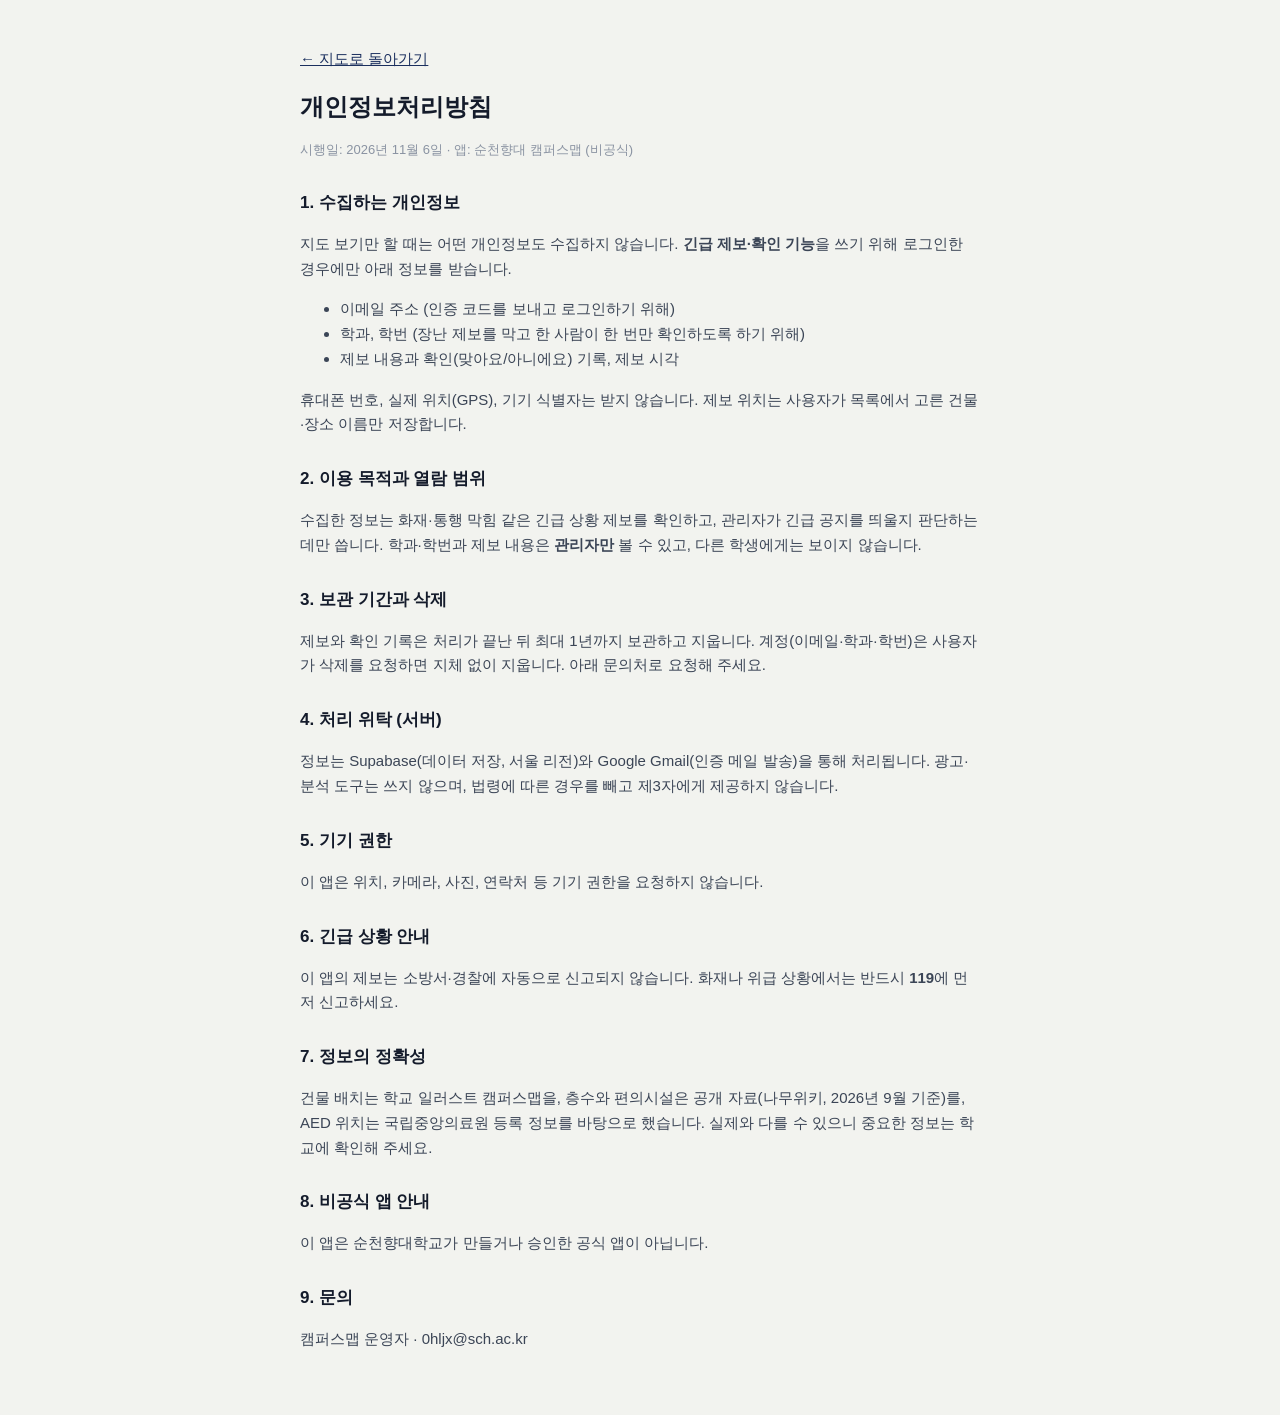
<file: privacy.html>
<!doctype html>
<html lang="ko">
<head>
<meta charset="utf-8">
<meta name="viewport" content="width=device-width, initial-scale=1, viewport-fit=cover">
<title>개인정보처리방침 · 순천향대 캠퍼스맵</title>
<style>
  body { margin: 0; font-family: -apple-system, BlinkMacSystemFont, "Apple SD Gothic Neo", "Noto Sans KR", sans-serif; color: #141B2B; background: #F2F3EF; line-height: 1.65; }
  main { max-width: 680px; margin: 0 auto; padding: calc(env(safe-area-inset-top, 0px) + 32px) 20px 48px; }
  h1 { font-size: 24px; margin: 0 0 4px; }
  h2 { font-size: 17px; margin: 28px 0 6px; }
  p, li { font-size: 15px; color: #3B4556; }
  .muted { color: #8A93A2; font-size: 13px; }
  a { color: #1B2F5E; }
</style>
</head>
<body>
<main>
  <p><a href="index.html">← 지도로 돌아가기</a></p>
  <h1>개인정보처리방침</h1>
  <p class="muted">시행일: 2026년 11월 6일 · 앱: 순천향대 캠퍼스맵 (비공식)</p>

  <h2>1. 수집하는 개인정보</h2>
  <p>지도 보기만 할 때는 어떤 개인정보도 수집하지 않습니다. <b>긴급 제보·확인 기능</b>을 쓰기 위해 로그인한 경우에만 아래 정보를 받습니다.</p>
  <ul>
    <li>이메일 주소 (인증 코드를 보내고 로그인하기 위해)</li>
    <li>학과, 학번 (장난 제보를 막고 한 사람이 한 번만 확인하도록 하기 위해)</li>
    <li>제보 내용과 확인(맞아요/아니에요) 기록, 제보 시각</li>
  </ul>
  <p>휴대폰 번호, 실제 위치(GPS), 기기 식별자는 받지 않습니다. 제보 위치는 사용자가 목록에서 고른 건물·장소 이름만 저장합니다.</p>

  <h2>2. 이용 목적과 열람 범위</h2>
  <p>수집한 정보는 화재·통행 막힘 같은 긴급 상황 제보를 확인하고, 관리자가 긴급 공지를 띄울지 판단하는 데만 씁니다. 학과·학번과 제보 내용은 <b>관리자만</b> 볼 수 있고, 다른 학생에게는 보이지 않습니다.</p>

  <h2>3. 보관 기간과 삭제</h2>
  <p>제보와 확인 기록은 처리가 끝난 뒤 최대 1년까지 보관하고 지웁니다. 계정(이메일·학과·학번)은 사용자가 삭제를 요청하면 지체 없이 지웁니다. 아래 문의처로 요청해 주세요.</p>

  <h2>4. 처리 위탁 (서버)</h2>
  <p>정보는 Supabase(데이터 저장, 서울 리전)와 Google Gmail(인증 메일 발송)을 통해 처리됩니다. 광고·분석 도구는 쓰지 않으며, 법령에 따른 경우를 빼고 제3자에게 제공하지 않습니다.</p>

  <h2>5. 기기 권한</h2>
  <p>이 앱은 위치, 카메라, 사진, 연락처 등 기기 권한을 요청하지 않습니다.</p>

  <h2>6. 긴급 상황 안내</h2>
  <p>이 앱의 제보는 소방서·경찰에 자동으로 신고되지 않습니다. 화재나 위급 상황에서는 반드시 <b>119</b>에 먼저 신고하세요.</p>

  <h2>7. 정보의 정확성</h2>
  <p>건물 배치는 학교 일러스트 캠퍼스맵을, 층수와 편의시설은 공개 자료(나무위키, 2026년 9월 기준)를, AED 위치는 국립중앙의료원 등록 정보를 바탕으로 했습니다. 실제와 다를 수 있으니 중요한 정보는 학교에 확인해 주세요.</p>

  <h2>8. 비공식 앱 안내</h2>
  <p>이 앱은 순천향대학교가 만들거나 승인한 공식 앱이 아닙니다.</p>

  <h2>9. 문의</h2>
  <p>캠퍼스맵 운영자 · 0hljx@sch.ac.kr</p>
</main>
</body>
</html>
</file>
